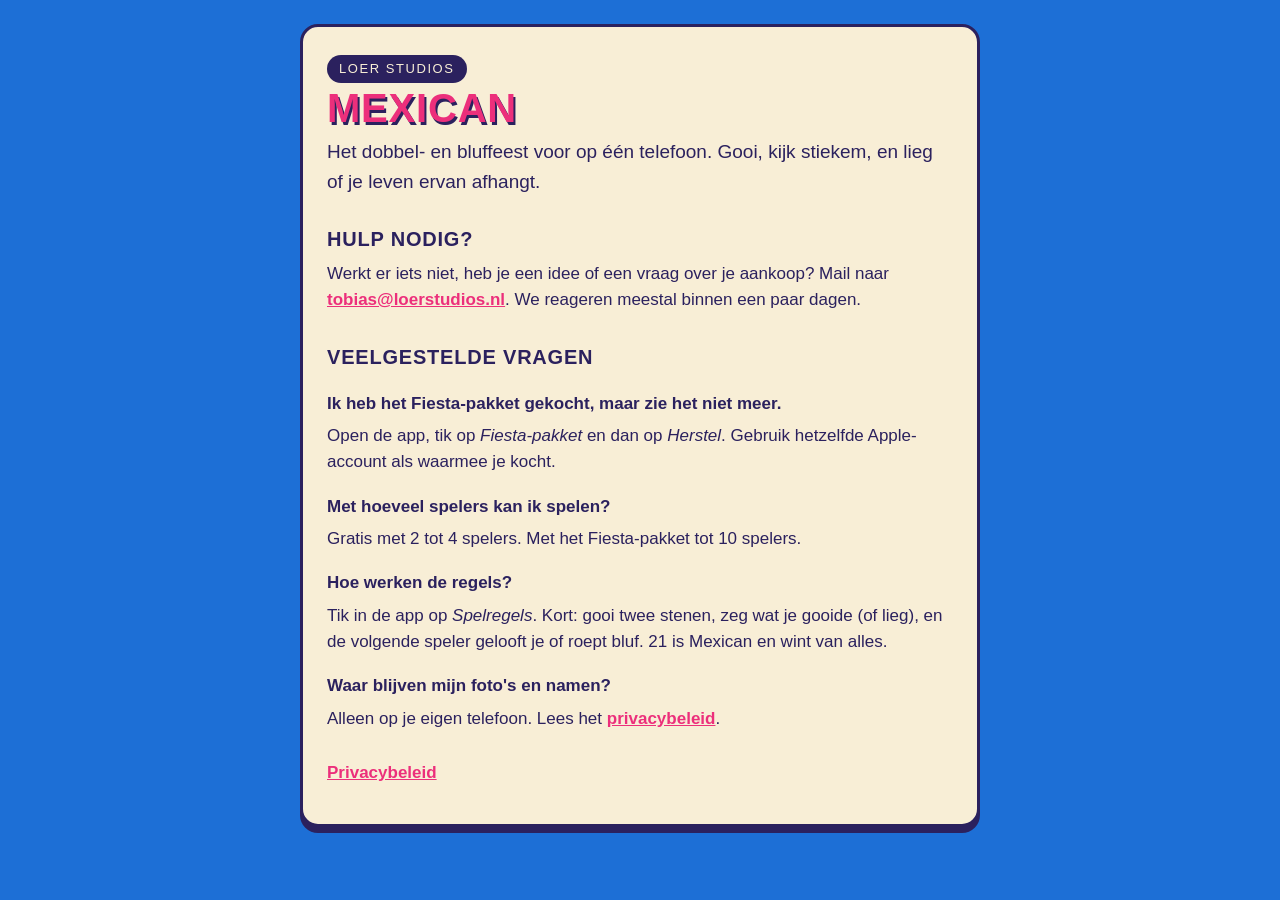
<file: index.html>
<!doctype html>
<html lang="nl">
<head>
<meta charset="utf-8">
<meta name="viewport" content="width=device-width,initial-scale=1">
<title>Mexican · Support</title>
<link rel="stylesheet" href="style.css">
</head>
<body>
<main>
<p class="kicker">Loer Studios</p>
<h1>Mexican</h1>
<p class="lead">Het dobbel- en bluffeest voor op één telefoon. Gooi, kijk stiekem, en lieg of je leven ervan afhangt.</p>

<h2>Hulp nodig?</h2>
<p>Werkt er iets niet, heb je een idee of een vraag over je aankoop? Mail naar <a href="mailto:tobias@loerstudios.nl">tobias@loerstudios.nl</a>. We reageren meestal binnen een paar dagen.</p>

<h2>Veelgestelde vragen</h2>
<h3>Ik heb het Fiesta-pakket gekocht, maar zie het niet meer.</h3>
<p>Open de app, tik op <em>Fiesta-pakket</em> en dan op <em>Herstel</em>. Gebruik hetzelfde Apple-account als waarmee je kocht.</p>
<h3>Met hoeveel spelers kan ik spelen?</h3>
<p>Gratis met 2 tot 4 spelers. Met het Fiesta-pakket tot 10 spelers.</p>
<h3>Hoe werken de regels?</h3>
<p>Tik in de app op <em>Spelregels</em>. Kort: gooi twee stenen, zeg wat je gooide (of lieg), en de volgende speler gelooft je of roept bluf. 21 is Mexican en wint van alles.</p>
<h3>Waar blijven mijn foto's en namen?</h3>
<p>Alleen op je eigen telefoon. Lees het <a href="privacy.html">privacybeleid</a>.</p>

<p class="back"><a href="privacy.html">Privacybeleid</a></p>
</main>
</body>
</html>
</file>
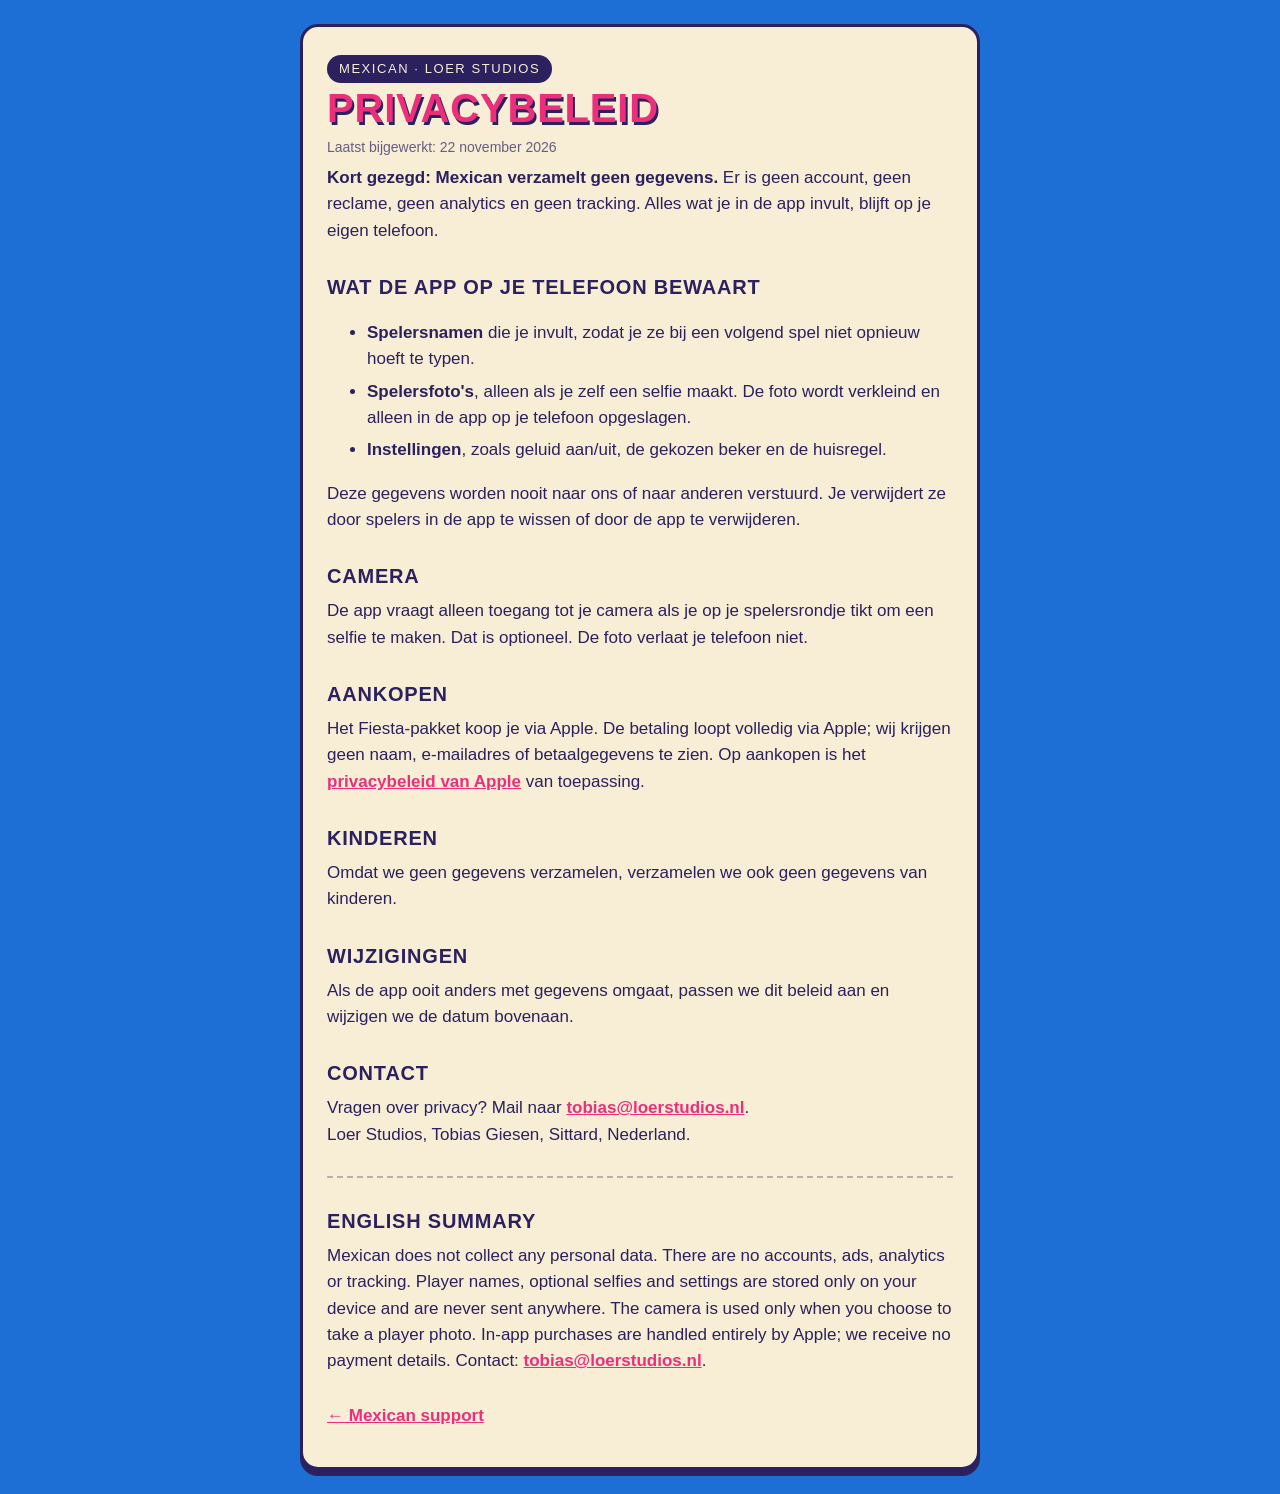
<file: privacy.html>
<!doctype html>
<html lang="nl">
<head>
<meta charset="utf-8">
<meta name="viewport" content="width=device-width,initial-scale=1">
<title>Privacybeleid · Mexican</title>
<link rel="stylesheet" href="style.css">
</head>
<body>
<main>
<p class="kicker">Mexican · Loer Studios</p>
<h1>Privacybeleid</h1>
<p class="meta">Laatst bijgewerkt: 22 november 2026</p>

<p><strong>Kort gezegd: Mexican verzamelt geen gegevens.</strong> Er is geen account, geen reclame, geen analytics en geen tracking. Alles wat je in de app invult, blijft op je eigen telefoon.</p>

<h2>Wat de app op je telefoon bewaart</h2>
<ul>
<li><strong>Spelersnamen</strong> die je invult, zodat je ze bij een volgend spel niet opnieuw hoeft te typen.</li>
<li><strong>Spelersfoto's</strong>, alleen als je zelf een selfie maakt. De foto wordt verkleind en alleen in de app op je telefoon opgeslagen.</li>
<li><strong>Instellingen</strong>, zoals geluid aan/uit, de gekozen beker en de huisregel.</li>
</ul>
<p>Deze gegevens worden nooit naar ons of naar anderen verstuurd. Je verwijdert ze door spelers in de app te wissen of door de app te verwijderen.</p>

<h2>Camera</h2>
<p>De app vraagt alleen toegang tot je camera als je op je spelersrondje tikt om een selfie te maken. Dat is optioneel. De foto verlaat je telefoon niet.</p>

<h2>Aankopen</h2>
<p>Het Fiesta-pakket koop je via Apple. De betaling loopt volledig via Apple; wij krijgen geen naam, e-mailadres of betaalgegevens te zien. Op aankopen is het <a href="https://www.apple.com/nl/legal/privacy/">privacybeleid van Apple</a> van toepassing.</p>

<h2>Kinderen</h2>
<p>Omdat we geen gegevens verzamelen, verzamelen we ook geen gegevens van kinderen.</p>

<h2>Wijzigingen</h2>
<p>Als de app ooit anders met gegevens omgaat, passen we dit beleid aan en wijzigen we de datum bovenaan.</p>

<h2>Contact</h2>
<p>Vragen over privacy? Mail naar <a href="mailto:tobias@loerstudios.nl">tobias@loerstudios.nl</a>.<br>Loer Studios, Tobias Giesen, Sittard, Nederland.</p>

<hr>

<h2 lang="en">English summary</h2>
<p lang="en">Mexican does not collect any personal data. There are no accounts, ads, analytics or tracking. Player names, optional selfies and settings are stored only on your device and are never sent anywhere. The camera is used only when you choose to take a player photo. In-app purchases are handled entirely by Apple; we receive no payment details. Contact: <a href="mailto:tobias@loerstudios.nl">tobias@loerstudios.nl</a>.</p>

<p class="back"><a href="./">← Mexican support</a></p>
</main>
</body>
</html>
</file>
<file: style.css>
:root{--blue:#1d6fd6;--navy:#2b215e;--pink:#ec2f7b;--yellow:#ffe418;--cream:#f8eed6}
*{box-sizing:border-box}
body{margin:0;background:var(--blue);color:var(--navy);font:17px/1.55 -apple-system,BlinkMacSystemFont,"Segoe UI",Roboto,sans-serif;padding:24px 16px}
main{max-width:680px;margin:0 auto;background:var(--cream);border:3px solid var(--navy);border-radius:18px;box-shadow:0 6px 0 var(--navy);padding:28px 24px 32px}
h1{font-size:40px;line-height:1.05;margin:4px 0 8px;color:var(--pink);text-transform:uppercase;letter-spacing:.02em;text-shadow:2px 3px 0 var(--navy)}
h2{font-size:20px;text-transform:uppercase;letter-spacing:.04em;margin:28px 0 6px}
h3{font-size:17px;margin:18px 0 2px}
p,li{margin:6px 0}
a{color:var(--pink);font-weight:600}
.kicker{display:inline-block;background:var(--navy);color:var(--cream);border-radius:999px;padding:4px 12px;font-size:13px;text-transform:uppercase;letter-spacing:.12em;margin:0}
.meta{font-size:14px;opacity:.7}
.lead{font-size:19px}
hr{border:0;border-top:2px dashed rgba(43,33,94,.3);margin:28px 0}
.back{margin-top:28px}
</file>
